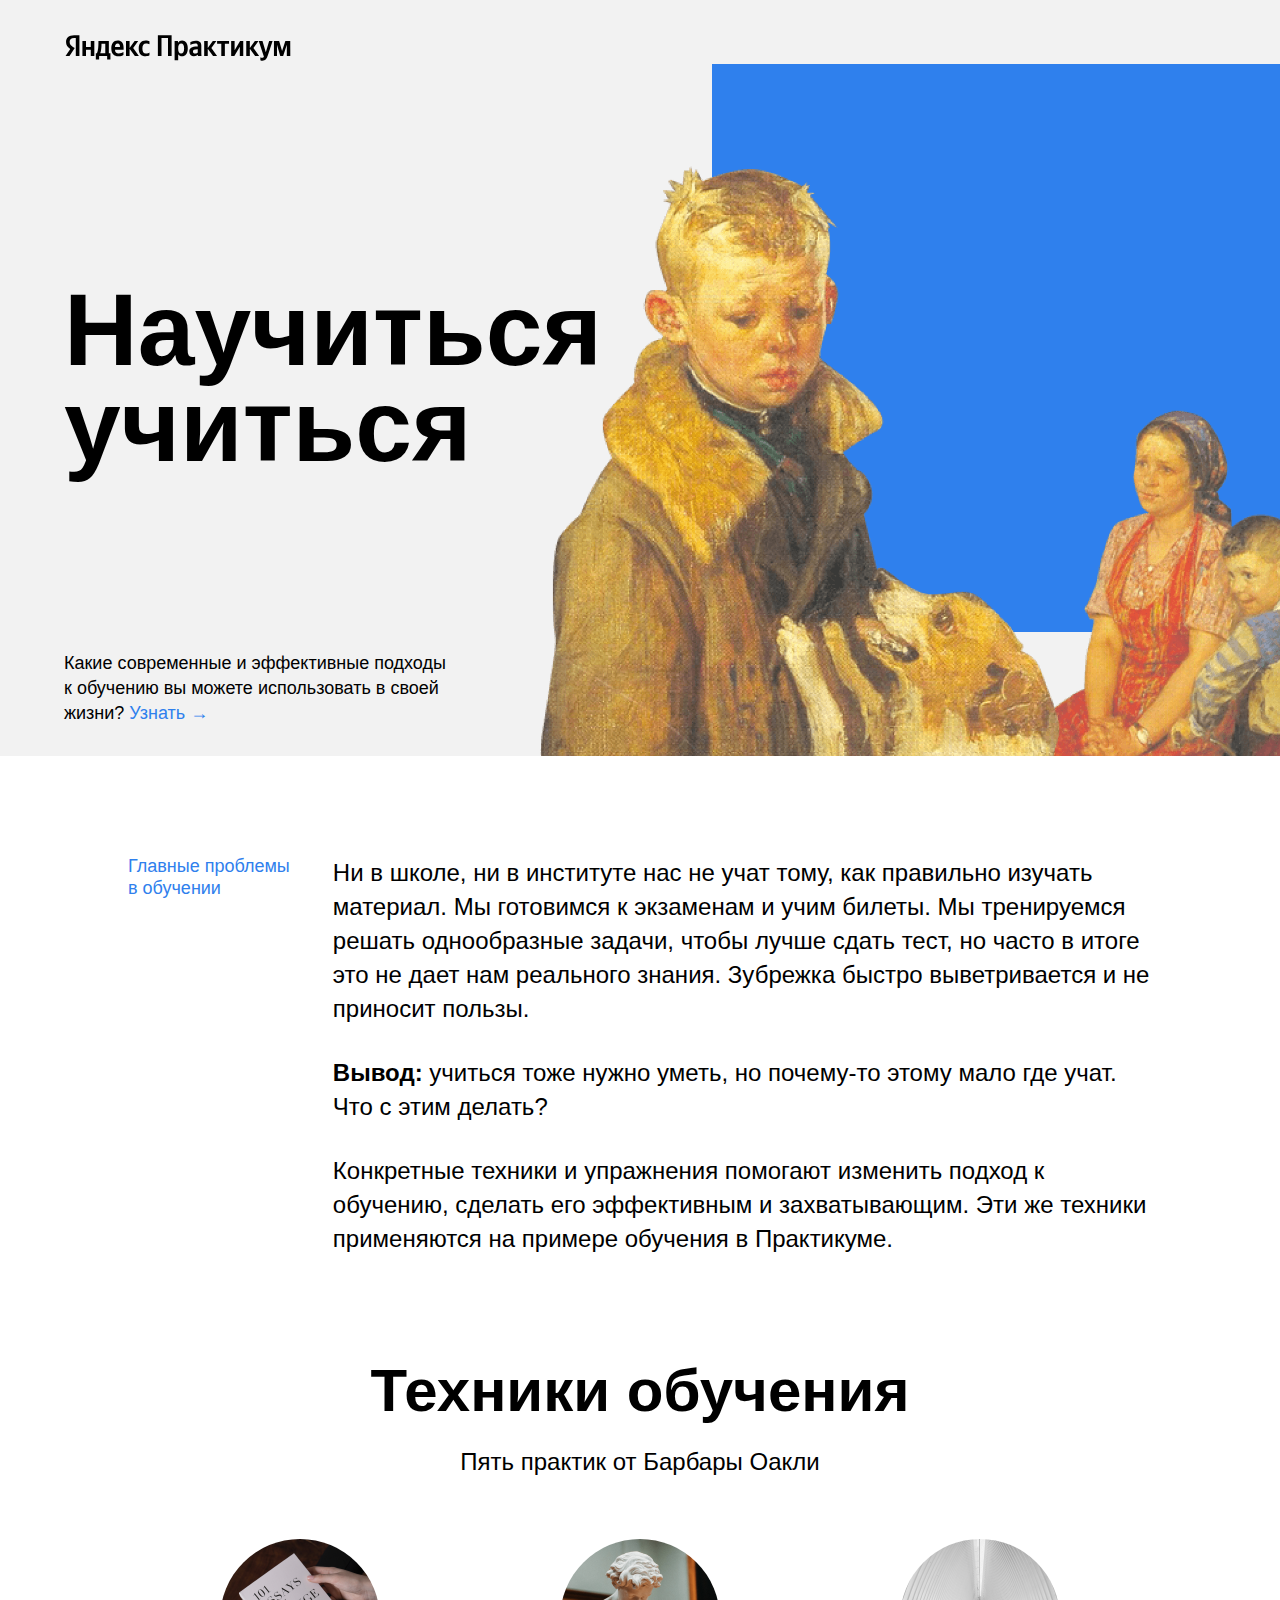
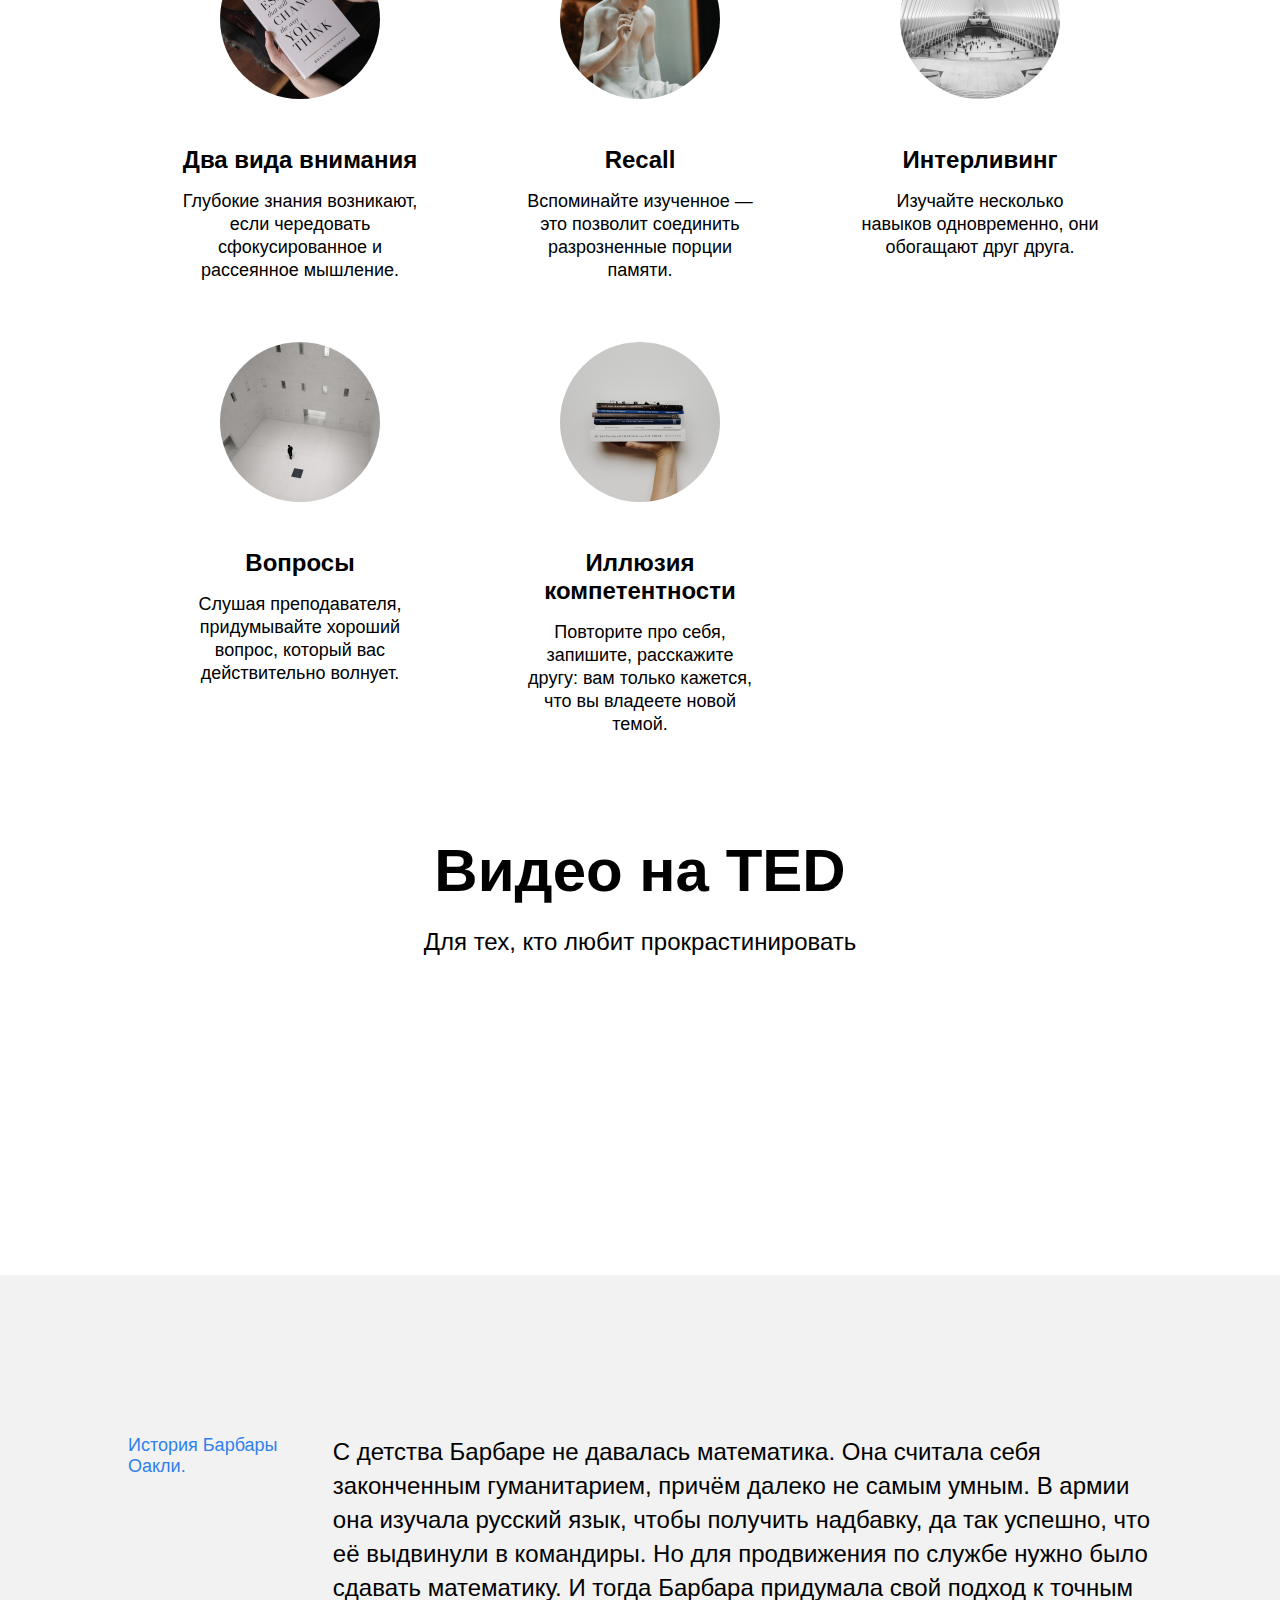
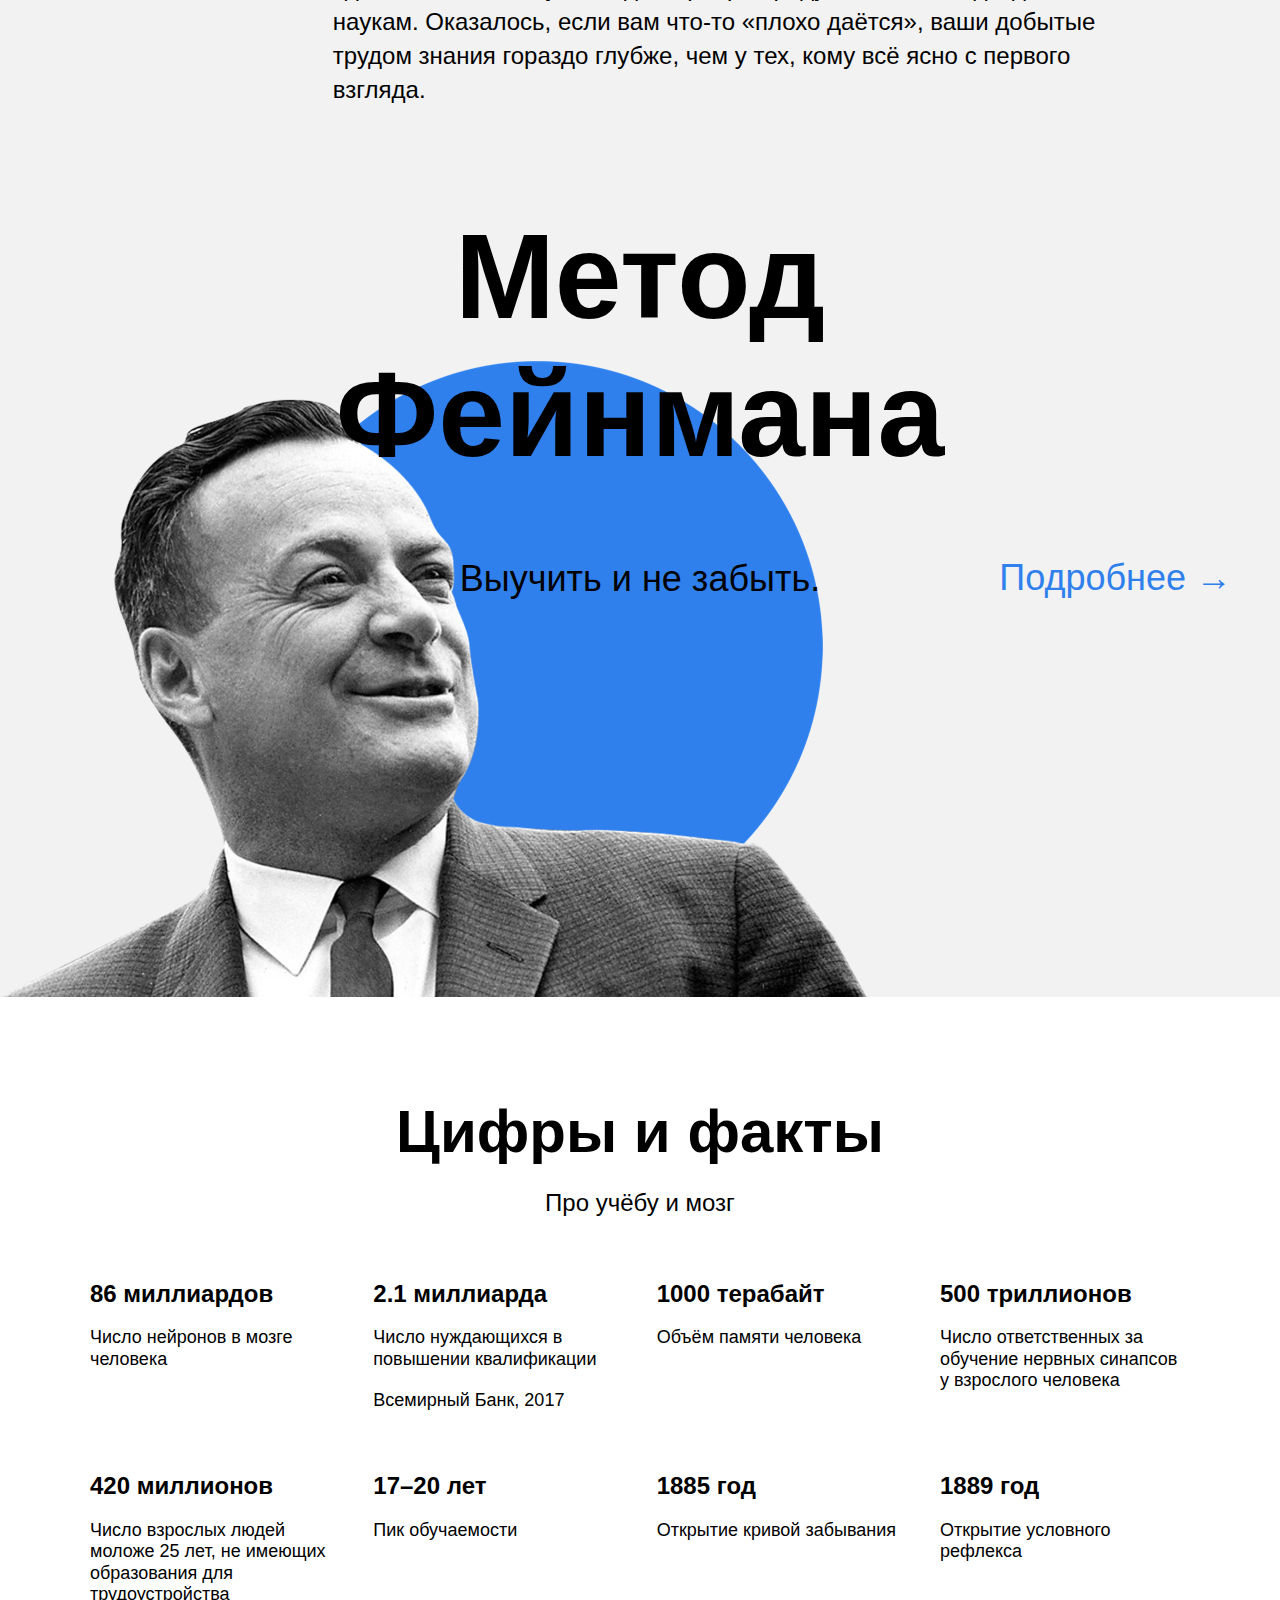
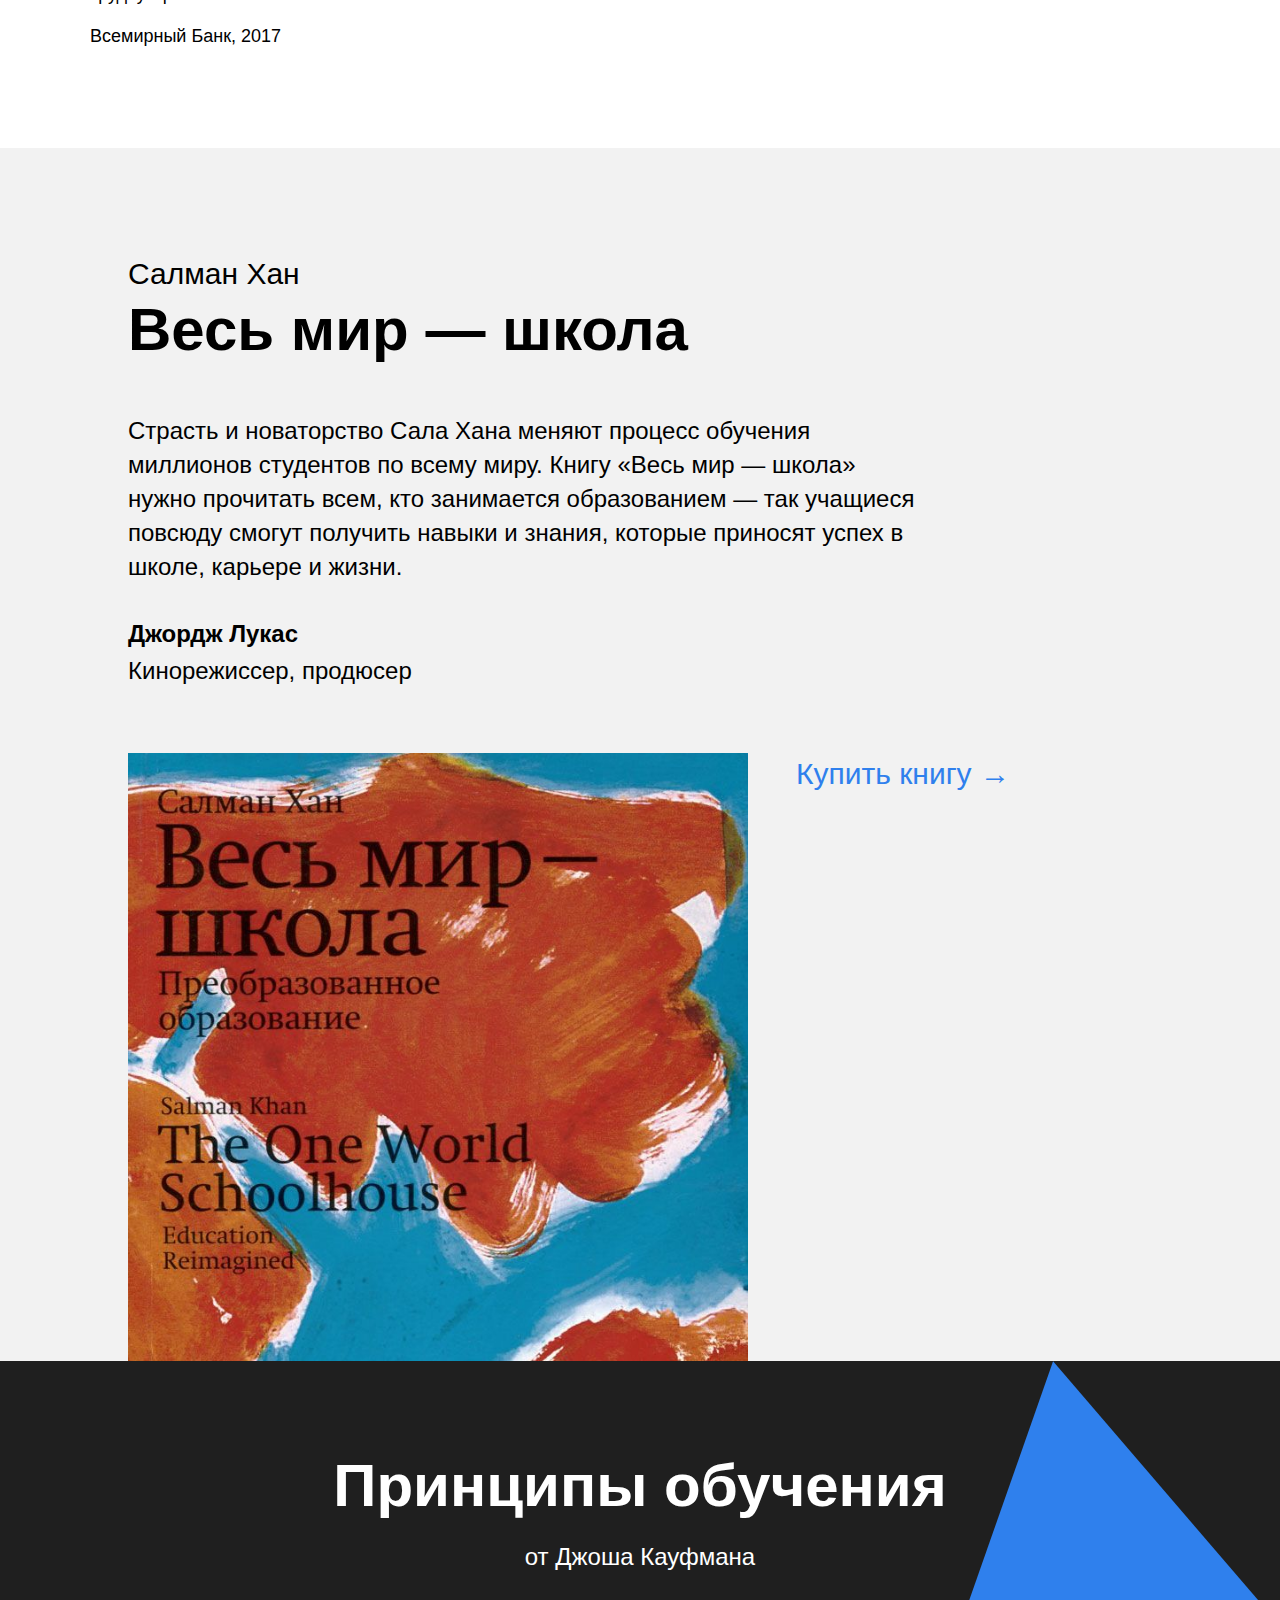
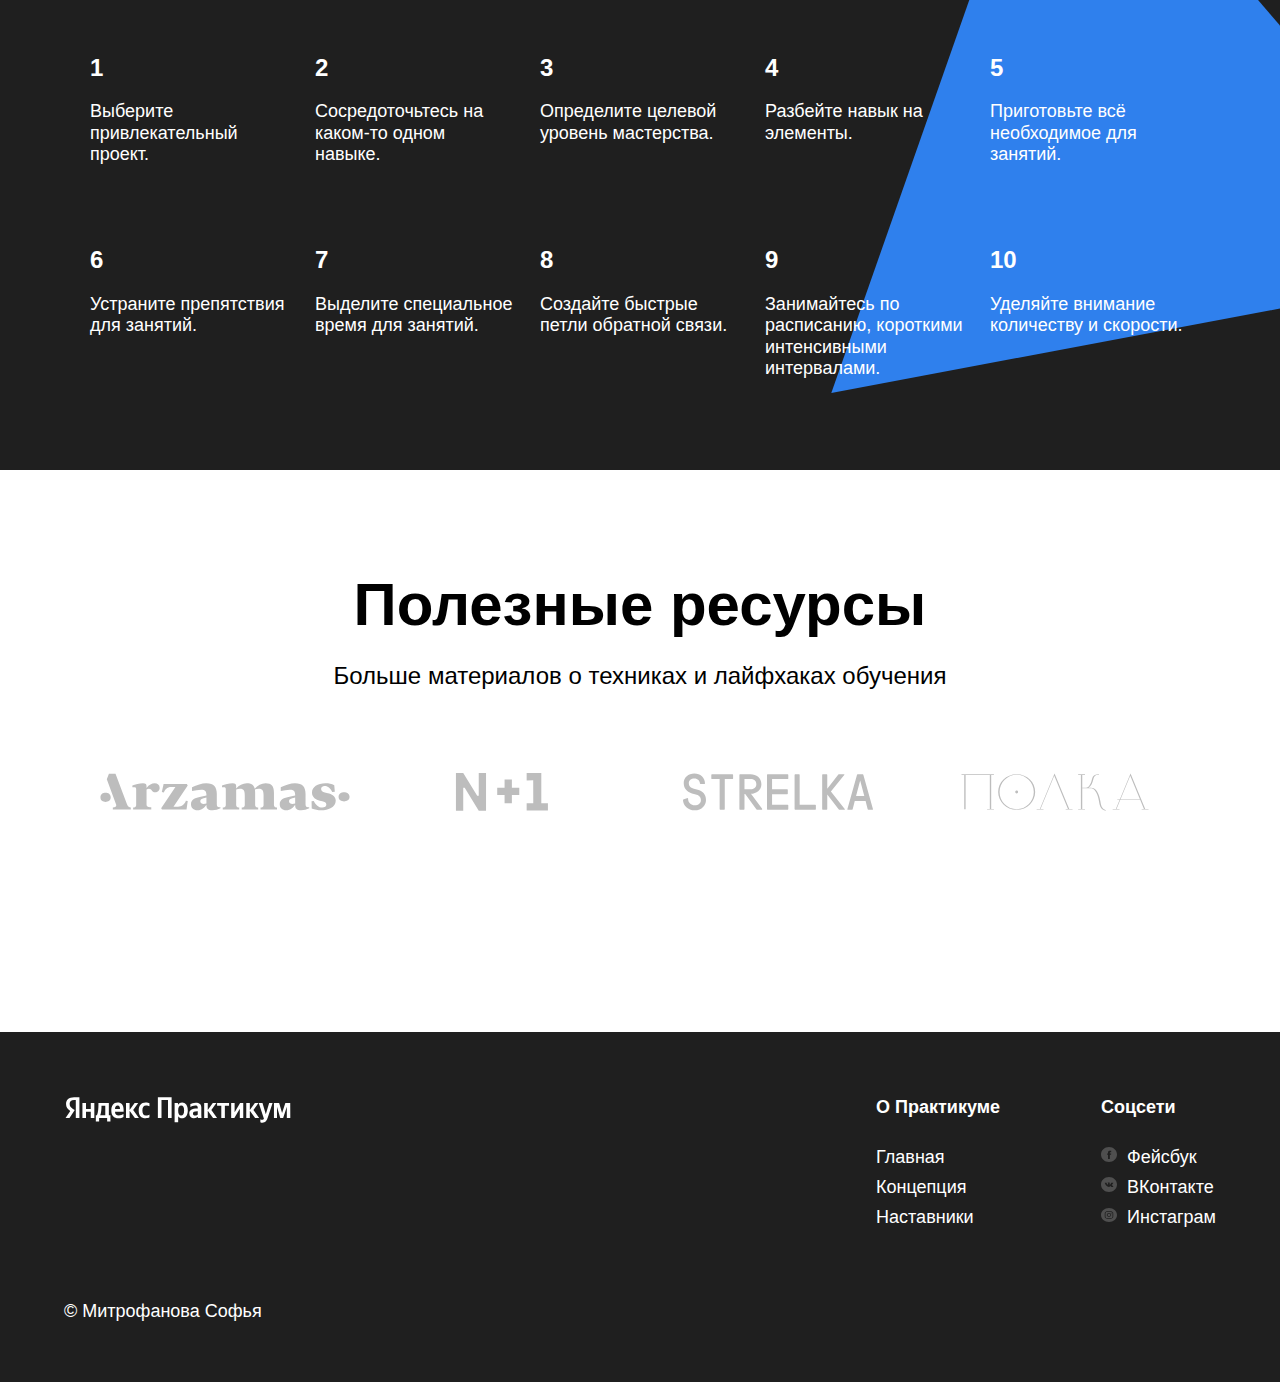
<file: index.html>
<!DOCTYPE html>
<html lang="ru">
  <head>
    <meta charset="UTF-8" />
    <meta name="viewport" content="width=device-width, initial-scale=1.0" />
    <title>Научиться учиться</title>
    <link rel="stylesheet" href="pages/index.css" />
  </head>
  <body>
    <div class="page">
      <header class="header">
        <div class="logo logo_place_header"></div>
        <h1 class="header__title">Научиться учиться</h1>
        <p class="header__subtitle">
          Какие современные и эффективные подходы к обучению вы можете
          использовать в своей жизни?
          <a href="#" class="header__link"> Узнать &#8594;</a>
        </p>
        <img
          class="header__main-illustration"
          src="images/header-image.png"
          alt="Опять двойка» — картина художника Фёдора Решетникова, созданная в 1952 году."
        />
        <div class="header__square-pic rotation"></div>
      </header>
      <main>
        <section class="description">
          <article class="two-columns">
            <h2 class="two-columns__brief">Главные проблемы в обучении</h2>
            <div class="two-columns__main-text">
              <p class="two-columns__paragraph">
                Ни в школе, ни в институте нас не учат тому, как правильно
                изучать материал. Мы готовимся к экзаменам и учим билеты. Мы
                тренируемся решать однообразные задачи, чтобы лучше сдать тест,
                но часто в итоге это не дает нам реального знания. Зубрежка
                быстро выветривается и не приносит пользы.
              </p>
              <p class="two-columns__paragraph">
                <span class="two-columns__span-accent">Вывод:</span> учиться
                тоже нужно уметь, но почему-то этому мало где учат. Что с этим
                делать?
              </p>
              <p class="two-columns__paragraph">
                Конкретные техники и упражнения помогают изменить подход к
                обучению, сделать его эффективным и захватывающим. Эти же
                техники применяются на примере обучения в Практикуме.
              </p>
            </div>
          </article>
        </section>
        <section class="techniques">
          <h2 class="section-title">Техники обучения</h2>
          <p class="section-subtitle">Пять практик от Барбары Оакли</p>
          <div class="cards">
            <div class="cards__item">
              <img
                class="cards__image"
                src="images/cards-attention.png"
                alt="книга 101 эссе"
              />
              <h3 class="cards__title">Два вида внимания</h3>
              <p class="cards__description">
                Глубокие знания возникают, если чередовать сфокусированное и
                рассеянное мышление.
              </p>
            </div>
            <div class="cards__item">
              <img
                class="cards__image"
                src="images/cards-recall.png"
                alt="скульптура мальчика"
              />
              <h3 class="cards__title">Recall</h3>
              <p class="cards__description">
                Вспоминайте изученное — это позволит соединить разрозненные
                порции памяти.
              </p>
            </div>
            <div class="cards__item">
              <img
                class="cards__image"
                src="images/cards-interliving.png"
                alt="белый коридор"
              />
              <h3 class="cards__title">Интерливинг</h3>
              <p class="cards__description">
                Изучайте несколько навыков одновременно, они обогащают друг
                друга.
              </p>
            </div>
            <div class="cards__item">
              <img
                class="cards__image"
                src="images/cards-question.png"
                alt="белая комната"
              />
              <h3 class="cards__title">Вопросы</h3>
              <p class="cards__description">
                Слушая преподавателя, придумывайте хороший вопрос, который вас
                действительно волнует.
              </p>
            </div>
            <div class="cards__item">
              <img
                class="cards__image"
                src="images/cards-competence.png"
                alt="стопка книг"
              />
              <h3 class="cards__title">Иллюзия компетентности</h3>
              <p class="cards__description">
                Повторите про себя, запишите, расскажите другу: вам только
                кажется, что вы владеете новой темой.
              </p>
            </div>
          </div>
        </section>
        <section class="video">
          <h2 class="section-title">Видео нa TED</h2>
          <p class="section-subtitle">Для тех, кто любит прокрастинировать</p>
          <div class="video__iframes">
            <iframe
              class="video__iframe"
              src="https://www.youtube.com/embed/5MgBikgcWnY"
              allowfullscreen
            ></iframe>
            <iframe
              class="video__iframe"
              src="https://www.youtube.com/embed/arj7oStGLkU"
              allowfullscreen
            ></iframe>
          </div>
        </section>
        <section class="oakley">
          <article class="two-columns">
            <h2 class="two-columns__brief">История Барбары Оакли.</h2>
            <div class="two-columns__main-text">
              <p class="two-columns__paragraph">
                С детства Барбаре не давалась математика. Она считала себя
                законченным гуманитарием, причём далеко не самым умным. В армии
                она изучала русский язык, чтобы получить надбавку, да так
                успешно, что её выдвинули в командиры. Но для продвижения по
                службе нужно было сдавать математику. И тогда Барбара придумала
                свой подход к точным наукам. Оказалось, если вам что-то «плохо
                даётся», ваши добытые трудом знания гораздо глубже, чем у тех,
                кому всё ясно с первого взгляда.
              </p>
            </div>
          </article>
        </section>
        <section class="feynman">
          <h2 class="feynman__title">Метод Фейнмана</h2>
          <p class="feynman__subtitle">Выучить и не забыть.</p>
          <a
            href="https://ru.hexlet.io/blog/posts/eto-snova-ya-rezinovaya-utochka#:~:text=%D0%A4%D0%B5%D0%B9%D0%BD%D0%BC%D0%B0%D0%BD%20%D1%81%D1%87%D0%B8%D1%82%D0%B0%D0%BB%2C%20%D1%87%D1%82%D0%BE%20%D0%B5%D1%81%D0%BB%D0%B8%20%D1%87%D0%B5%D0%BB%D0%BE%D0%B2%D0%B5%D0%BA,%D0%BA%D0%BE%D0%BD%D1%86%D0%B5%D0%BF%D1%86%D0%B8%D0%B8%20%E2%80%94%20%D0%BE%D1%81%D0%BE%D0%B1%D0%B5%D0%BD%D0%BD%D0%BE%20%D0%B8%D0%B7%20%D0%BC%D0%B8%D1%80%D0%B0%20%D1%84%D0%B8%D0%B7%D0%B8%D0%BA%D0%B8."
            class="feynman__link"
            >Подробнее &#8594;</a
          >
        </section>
        <section class="digits">
          <h2 class="section-title">Цифры и факты</h2>
          <p class="section-subtitle">Про учёбу и мозг</p>
          <div class="table">
            <div class="table__cell">
              <h3 class="table__heading">86 миллиардов</h3>
              <p class="table__text">Число нейронов в мозге человека</p>
            </div>
            <div class="table__cell">
              <h3 class="table__heading">2.1 миллиарда</h3>
              <p class="table__text">
                Число нуждающихся в повышении квалификации
              </p>
              <p class="table__text">Всемирный Банк, 2017</p>
            </div>
            <div class="table__cell">
              <h3 class="table__heading">1000 терабайт</h3>
              <p class="table__text">Объём памяти человека</p>
            </div>
            <div class="table__cell">
              <h3 class="table__heading">500 триллионов</h3>
              <p class="table__text">
                Число ответственных за обучение нервных синапсов у взрослого
                человека
              </p>
            </div>
            <div class="table__cell">
              <h3 class="table__heading">420 миллионов</h3>
              <p class="table__text">
                Число взрослых людей моложе 25 лет, не имеющих образования для
                трудоустройства
              </p>
              <p class="table__text">Всемирный Банк, 2017</p>
            </div>
            <div class="table__cell">
              <h3 class="table__heading">17–20 лет</h3>
              <p class="table__text">Пик обучаемости</p>
            </div>
            <div class="table__cell">
              <h3 class="table__heading">1885 год</h3>
              <p class="table__text">Открытие кривой забывания</p>
            </div>
            <div class="table__cell">
              <h3 class="table__heading">1889 год</h3>
              <p class="table__text">Открытие условного рефлекса</p>
            </div>
          </div>
        </section>
        <section class="khan">
          <div class="khan__container">
            <p class="khan__author">Салман Хан</p>
            <h2 class="khan__title">Весь мир — школа</h2>
            <p class="khan__quote">
              Страсть и новаторство Сала Хана меняют процесс обучения миллионов
              студентов по всему миру. Книгу «Весь мир — школа» нужно прочитать
              всем, кто занимается образованием — так учащиеся повсюду смогут
              получить навыки и знания, которые приносят успех в школе, карьере
              и жизни.
            </p>
            <p class="khan__quote-author">Джордж Лукас</p>
            <p class="khan__quote-author-subline">Кинорежиссер, продюсер</p>
            <div class="khan__book-container">
              <img
                class="khan__book-pic"
                src="images/khan-book.jpg"
                alt="Салман Хан книга"
              />
              <a href="#" class="khan__buy-link">Купить книгу &#8594;</a>
            </div>
          </div>
        </section>
        <section class="kaufman">
          <h2 class="section-title section-title_theme_dark">
            Принципы обучения
          </h2>
          <p class="section-subtitle section-subtitle_theme_dark">
            от Джоша Кауфмана
          </p>
          <div class="kaufman__triangle rotation"></div>
          <div class="table table_theme_dark">
            <div class="table__cell table__cell_theme_dark">
              <h3 class="table__heading table__heading_theme_dark">1</h3>
              <p class="table__text table__text_theme_dark">
                Выберите привлекательный проект.
              </p>
            </div>
            <div class="table__cell table__cell_theme_dark">
              <h3 class="table__heading table__heading_theme_dark">2</h3>
              <p class="table__text table__text_theme_dark">
                Сосредоточьтесь на каком-то одном навыке.
              </p>
            </div>
            <div class="table__cell table__cell_theme_dark">
              <h3 class="table__heading table__heading_theme_dark">3</h3>
              <p class="table__text table__text_theme_dark">
                Определите целевой уровень мастерства.
              </p>
            </div>
            <div class="table__cell table__cell_theme_dark">
              <h3 class="table__heading table__heading_theme_dark">4</h3>
              <p class="table__text table__text_theme_dark">
                Разбейте навык на элементы.
              </p>
            </div>
            <div class="table__cell table__cell_theme_dark">
              <h3 class="table__heading table__heading_theme_dark">5</h3>
              <p class="table__text table__text_theme_dark">
                Приготовьте всё необходимое для занятий.
              </p>
            </div>
            <div class="table__cell table__cell_theme_dark">
              <h3 class="table__heading table__heading_theme_dark">6</h3>
              <p class="table__text table__text_theme_dark">
                Устраните препятствия для занятий.
              </p>
            </div>
            <div class="table__cell table__cell_theme_dark">
              <h3 class="table__heading table__heading_theme_dark">7</h3>
              <p class="table__text table__text_theme_dark">
                Выделите специальное время для занятий.
              </p>
            </div>
            <div class="table__cell table__cell_theme_dark">
              <h3 class="table__heading table__heading_theme_dark">8</h3>
              <p class="table__text table__text_theme_dark">
                Создайте быстрые петли обратной связи.
              </p>
            </div>
            <div class="table__cell table__cell_theme_dark">
              <h3 class="table__heading table__heading_theme_dark">9</h3>
              <p class="table__text table__text_theme_dark">
                Занимайтесь по расписанию, короткими интенсивными интервалами.
              </p>
            </div>
            <div class="table__cell table__cell_theme_dark">
              <h3 class="table__heading table__heading_theme_dark">10</h3>
              <p class="table__text table__text_theme_dark">
                Уделяйте внимание количеству и скорости.
              </p>
            </div>
          </div>
        </section>
        <section class="resources">
          <h2 class="section-title">Полезные ресурсы</h2>
          <p class="section-subtitle">
            Больше материалов о техниках и лайфхаках обучения
          </p>
          <div class="resources__logo-zone">
            <a href="#" class="resources__link"
              ><img
                src="images/logo/resources-arzamas.svg"
                class="resources__logo"
                alt="арзамас"
            /></a>
            <a href="#" class="resources__link"
              ><img
                src="images/logo/resources-n1.svg"
                class="resources__logo"
                alt="н+1"
            /></a>
            <a href="#" class="resources__link"
              ><img
                src="images/logo/resources-strelka.svg"
                class="resources__logo"
                alt="стрелка"
            /></a>
            <a href="#" class="resources__link"
              ><img
                src="images/logo/resources-polka.svg"
                class="resources__logo"
                alt="полка"
            /></a>
          </div>
        </section>
      </main>
      <footer class="footer">
        <div class="footer__columns">
          <div class="footer__column footer__column_content_copyright">
            <a href="https://practicum.yandex.ru/profile/web/" target="_blank"
              ><div class="logo logo_place_footer"></div
            ></a>
            <p class="footer__author">&copy; Митрофанова Софья</p>
          </div>
          <div class="footer__column footer__column_content_info">
            <h2 class="footer__column-heading">О Практикуме</h2>
            <nav>
              <ul class="footer__column-links">
                <li><a href="https://practicum.yandex.ru/profile/web/" class="footer__column-link">Главная</a></li>
                <li><a href="https://practicum.yandex.ru/profile/web/" class="footer__column-link">Концепция</a></li>
                <li><a href="https://practicum.yandex.ru/profile/web/" class="footer__column-link">Наставники</a></li>
              </ul>
            </nav>
          </div>
          <div class="footer__column footer__column_content_social">
            <h2 class="footer__column-heading">Соцсети</h2>
            <nav>
              <ul class="footer__column-links">
                <li>
                  <a href="#" class="footer__column-link"
                    ><img
                      src="images/facebook_color_white.svg"
                      alt="Фейсбук"
                      class="footer__social-icon"
                    />Фейсбук</a
                  >
                </li>
                <li>
                  <a href="https://vk.com/yandex.practicum" class="footer__column-link"
                    ><img
                      src="images/vk_color_white.svg"
                      alt="ВКонтакте"
                      class="footer__social-icon"
                    />ВКонтакте</a
                  >
                </li>
                <li>
                  <a href="#" class="footer__column-link"
                    ><img
                      src="images/instagram_color_white.svg"
                      alt="Инстаграм"
                      class="footer__social-icon"
                    />Инстаграм</a
                  >
                </li>
              </ul>
            </nav>
          </div>
        </div>
      </footer>
    </div>
  </body>
</html>
</file>
<file: pages/index.css>
@import url(../vendor/normalize.css);
@import url(../blocks/header/__link/header__link.css);
@import url(../blocks/header/__main-illustration/header__main-illustration.css);
@import url(../blocks/header/__square-pic/header__square-pic.css);
@import url(../blocks/header/__title/header__title.css);
@import url(../blocks/header/__subtitle/header__subtitle.css);
@import url(../blocks/header/header.css);
@import url(../blocks/description/description.css);
@import url(../blocks/two-columns/two-columns.css);
@import url(../blocks/two-columns/__brief/two-columns__brief.css);
@import url(../blocks/two-columns/__main-text/two-columns__main-text.css);
@import url(../blocks/two-columns/__paragraph/two-columns__paragraph.css);
@import url(../blocks/two-columns/__span-accent/two-columns__span-accent.css);
@import url(../blocks/digits/digits.css);
@import url(../blocks/section-title/section-title.css);
@import url(../blocks/section-title/_theme/section-title_theme_dark.css);
@import url(../blocks/section-subtitle/_theme/section-subtitle_theme_dark.css);
@import url(../blocks/section-subtitle/section-subtitle.css);
@import url(../blocks/table/table.css);
@import url(../blocks/table/__cell/table__cell.css);
@import url(../blocks/table/__cell/_theme/table__cell_theme_dark.css);
@import url(../blocks/table/__heading/table__heading.css);
@import url(../blocks/table/__heading/_theme/table__heading_theme_dark.css);
@import url(../blocks/table/__text/table__text.css);
@import url(../blocks/table/__text/_theme/table__text_theme_dark.css);
@import url(../blocks/table/_theme/table_theme_dark.css);
@import url(../blocks/feynman/feynman.css);
@import url(../blocks/feynman/__link/feynman__link.css);
@import url(../blocks/feynman/__subtitle/feynman__subtitle.css);
@import url(../blocks/feynman/__title/feynman__title.css);
@import url(../blocks/footer/footer.css);
@import url(../blocks/footer/__author/footer__author.css);
@import url(../blocks/footer/__column/footer__column.css);
@import url(../blocks/footer/__column/_content/footer__column_content_info.css);
@import url(../blocks/footer/__column/_content/footer__column_content_social.css);
@import url(../blocks/footer/__column/_content/footer__column_content_copyright.css);
@import url(../blocks/footer/__column-heading/footer__column-heading.css);
@import url(../blocks/footer/__column-link/footer__column-link.css);
@import url(../blocks/footer/__column-links/footer__column-links.css);
@import url(../blocks/footer/__columns/footer__colimns.css);
@import url(../blocks/footer/__social-icon/footer__social-icon.css);
@import url(../blocks/kaufman/kaufman.css);
@import url(../blocks/kaufman/__triangle/kaufman__triangle.css);
@import url(../blocks/khan/khan.css);
@import url(../blocks/khan/__author/khan__author.css);
@import url(../blocks/khan/__book-container/khan__book-container.css);
@import url(../blocks/khan/__book-pic/khan__book-pic.css);
@import url(../blocks/khan/__buy-link/khan__buy-link.css);
@import url(../blocks/khan/__container/khan__container.css);
@import url(../blocks/khan/__quote/khan__quote.css);
@import url(../blocks/khan/__quote-author/khan__quote-author.css);
@import url(../blocks/khan/__quote-author-subline/khan__quote-author-subline.css);
@import url(../blocks/khan/__title/khan__title.css);
@import url(../blocks/logo/logo.css);
@import url(../blocks/logo/_place/logo_place_footer.css);
@import url(../blocks/logo/_place/logo_place_header.css);
@import url(../blocks/oakley/oakley.css);
@import url(../blocks/page/page.css);
@import url(../blocks/resources/__logo-zone/resources__logo-zone.css);
@import url(../blocks/techniques/techniques.css);
@import url(../blocks/cards/cards.css);
@import url(../blocks/cards/__description/cards__description.css);
@import url(../blocks/cards/__image/cards__image.css);
@import url(../blocks/cards/__item/cards__item.css);
@import url(../blocks/cards/__title/cards__title.css);
@import url(../blocks/video/__iframe/video__iframe.css);
@import url(../blocks/video/__iframes/video__iframes.css);
@import url(../blocks/video/video.css);
@import url(../blocks/rotation/rotation.css);
@import url(../blocks/resources/__logo/resources__logo.css);
</file>
